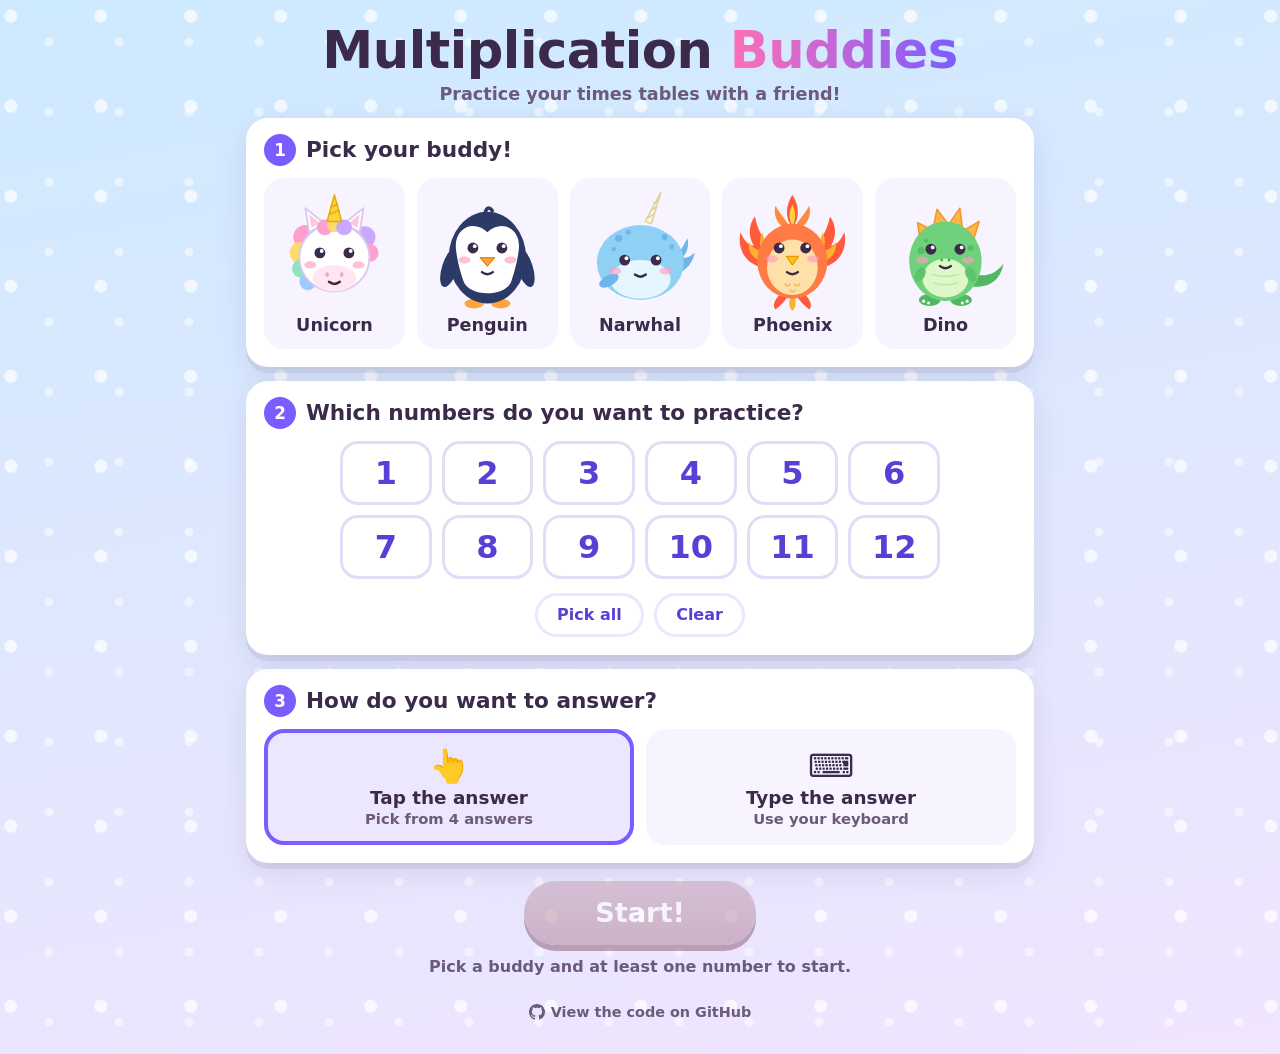
<file: index.html>
<!DOCTYPE html>
<html lang="en">
<head>
<meta charset="utf-8">
<meta name="viewport" content="width=device-width, initial-scale=1, viewport-fit=cover">
<meta name="theme-color" content="#cdeafe">
<!--#include virtual="/bootstraphead.html"-->
<title>Multiplication Buddies</title>
<link rel="stylesheet" href="css/styles.css?v=4">
</head>
<body>
<!--#include virtual="/navbar.html"-->
<div class="container">
<main id="app">

  <!-- ===================== SETUP ===================== -->
  <section id="screen-setup" class="screen screen-setup" aria-labelledby="setup-title">
    <header class="setup-header">
      <h1 id="setup-title">Multiplication <span class="title-pop">Buddies</span></h1>
      <p class="subtitle">Practice your times tables with a friend!</p>
    </header>

    <div class="panel">
      <h2><span class="step">1</span> Pick your buddy!</h2>
      <div class="char-picker" id="char-picker" role="radiogroup" aria-label="Buddy">
        <!-- filled in by ui.js -->
      </div>
    </div>

    <div class="panel">
      <h2><span class="step">2</span> Which numbers do you want to practice?</h2>
      <div class="num-grid" id="num-grid" aria-label="Numbers">
        <!-- 1–12 filled in by ui.js (see maxNumber in js/config.js) -->
      </div>
      <div class="num-shortcuts">
        <button type="button" class="pill" id="num-all">Pick all</button>
        <button type="button" class="pill" id="num-clear">Clear</button>
      </div>
    </div>

    <div class="panel">
      <h2><span class="step">3</span> How do you want to answer?</h2>
      <div class="mode-picker" role="radiogroup" aria-label="Answer mode">
        <button type="button" class="mode-btn" role="radio" data-mode="choice" aria-checked="false">
          <span class="mode-icon" aria-hidden="true">👆</span>
          <span class="mode-name">Tap the answer</span>
          <span class="mode-desc">Pick from 4 answers</span>
        </button>
        <button type="button" class="mode-btn" role="radio" data-mode="typing" aria-checked="false">
          <span class="mode-icon" aria-hidden="true">⌨️</span>
          <span class="mode-name">Type the answer</span>
          <span class="mode-desc">Use your keyboard</span>
        </button>
      </div>
    </div>

    <div class="start-area">
      <button type="button" id="start-btn" class="big-btn start-btn" disabled>Start!</button>
      <p id="round-info" class="round-info" aria-live="polite">Pick at least one number to start.</p>
    </div>

    <footer class="site-footer">
      <a href="https://github.com/gregstoll/multiplication-game/" target="_blank" rel="noopener">
        <svg class="gh-icon" viewBox="0 0 16 16" width="16" height="16" aria-hidden="true"><path fill="currentColor" d="M8 0C3.58 0 0 3.58 0 8c0 3.54 2.29 6.53 5.47 7.59.4.07.55-.17.55-.38 0-.19-.01-.82-.01-1.49-2.01.37-2.53-.49-2.69-.94-.09-.23-.48-.94-.82-1.13-.28-.15-.68-.52-.01-.53.63-.01 1.08.58 1.23.82.72 1.21 1.87.87 2.33.66.07-.52.28-.87.51-1.07-1.78-.2-3.64-.89-3.64-3.95 0-.87.31-1.59.82-2.15-.08-.2-.36-1.02.08-2.12 0 0 .67-.21 2.2.82.64-.18 1.32-.27 2-.27.68 0 1.36.09 2 .27 1.53-1.04 2.2-.82 2.2-.82.44 1.1.16 1.92.08 2.12.51.56.82 1.27.82 2.15 0 3.07-1.87 3.75-3.65 3.95.29.25.54.73.54 1.48 0 1.07-.01 1.93-.01 2.2 0 .21.15.46.55.38A8.013 8.013 0 0016 8c0-4.42-3.58-8-8-8z"/></svg>
        View the code on GitHub
      </a>
    </footer>
  </section>

  <!-- ===================== PLAY ===================== -->
  <section id="screen-play" class="screen screen-play" hidden aria-label="Game">
    <div class="topbar">
      <div class="progress" aria-hidden="true"><div class="progress-fill" id="progress-fill"></div></div>
      <span class="progress-label" id="progress-label">Question 1 of 9</span>
      <button type="button" class="icon-btn keep-focus" id="mute-btn" aria-label="Sound on" title="Sound on/off">🔊</button>
      <button type="button" class="icon-btn keep-focus" id="quit-btn" aria-label="Stop this round" title="Stop">✕</button>
    </div>

    <div class="stage" id="stage">
      <div class="buddy-area">
        <div class="bubble" id="bubble" aria-hidden="true"></div>
        <div class="buddy" id="play-buddy"></div>
      </div>

      <div class="qa" id="qa">
        <div class="question" id="question" aria-live="off"></div>

        <div class="choices" id="choices" hidden></div>

        <!-- novalidate: the pattern attribute is only a hint for number keypads on iPad/iPhone;
             the game cleans up spaces etc. itself, so the browser mustn't block those answers. -->
        <form class="answer-form" id="answer-form" autocomplete="off" novalidate hidden>
          <input id="answer-input" class="answer-input" type="text" inputmode="numeric" pattern="[0-9]*"
                 enterkeyhint="done" autocomplete="off" autocorrect="off" autocapitalize="off"
                 spellcheck="false" aria-label="Your answer" maxlength="6">
          <button type="submit" class="check-btn keep-focus" id="check-btn">Check ✓</button>
        </form>

        <div class="streak" id="streak" aria-hidden="true"></div>
      </div>
    </div>

    <div class="banner" id="bonus-banner" hidden>
      <div class="banner-card">
        <div class="banner-emoji" aria-hidden="true">💪</div>
        <div class="banner-title">Bonus practice!</div>
        <div class="banner-text">Let's try the tricky ones one more time.</div>
      </div>
    </div>

    <div class="banner" id="quit-panel" hidden role="dialog" aria-modal="true" aria-labelledby="quit-title">
      <div class="banner-card">
        <div class="banner-title" id="quit-title">Stop this round?</div>
        <div class="banner-buttons">
          <button type="button" class="big-btn secondary" id="quit-yes">Yes, stop</button>
          <button type="button" class="big-btn" id="quit-no">Keep playing</button>
        </div>
      </div>
    </div>
  </section>

  <!-- ===================== SUMMARY ===================== -->
  <section id="screen-summary" class="screen screen-summary" hidden aria-labelledby="summary-title">
    <div class="summary-card">
      <div class="buddy summary-buddy" id="summary-buddy"></div>
      <h1 id="summary-title">Round complete!</h1>
      <div class="stars" id="stars" role="img"></div>
      <p class="score" id="score"></p>
      <p class="best-streak" id="best-streak"></p>
      <div class="practice" id="practice">
        <h2 id="practice-title">Facts to practice</h2>
        <div class="fact-chips" id="fact-chips"></div>
      </div>
      <div class="summary-buttons">
        <button type="button" class="big-btn" id="again-btn">Play again</button>
        <button type="button" class="big-btn secondary" id="settings-btn">Change settings</button>
      </div>
    </div>
  </section>
</main>

<div class="confetti-layer" id="confetti-layer" aria-hidden="true"></div>
<div class="sr-only" id="announcer" aria-live="polite" aria-atomic="true"></div>

<!--#include virtual="/endOfBody.html"-->
</div>


<!-- ?v=N: bump N in this file whenever the CSS or JS changes, so caches (e.g. Cloudflare) fetch the new files. -->
<script src="js/config.js?v=4"></script>
<script src="js/questions.js?v=4"></script>
<script src="js/characters.js?v=4"></script>
<script src="js/sounds.js?v=4"></script>
<script src="js/game.js?v=4"></script>
<script src="js/ui.js?v=4"></script>
</body>
</html>
</file>
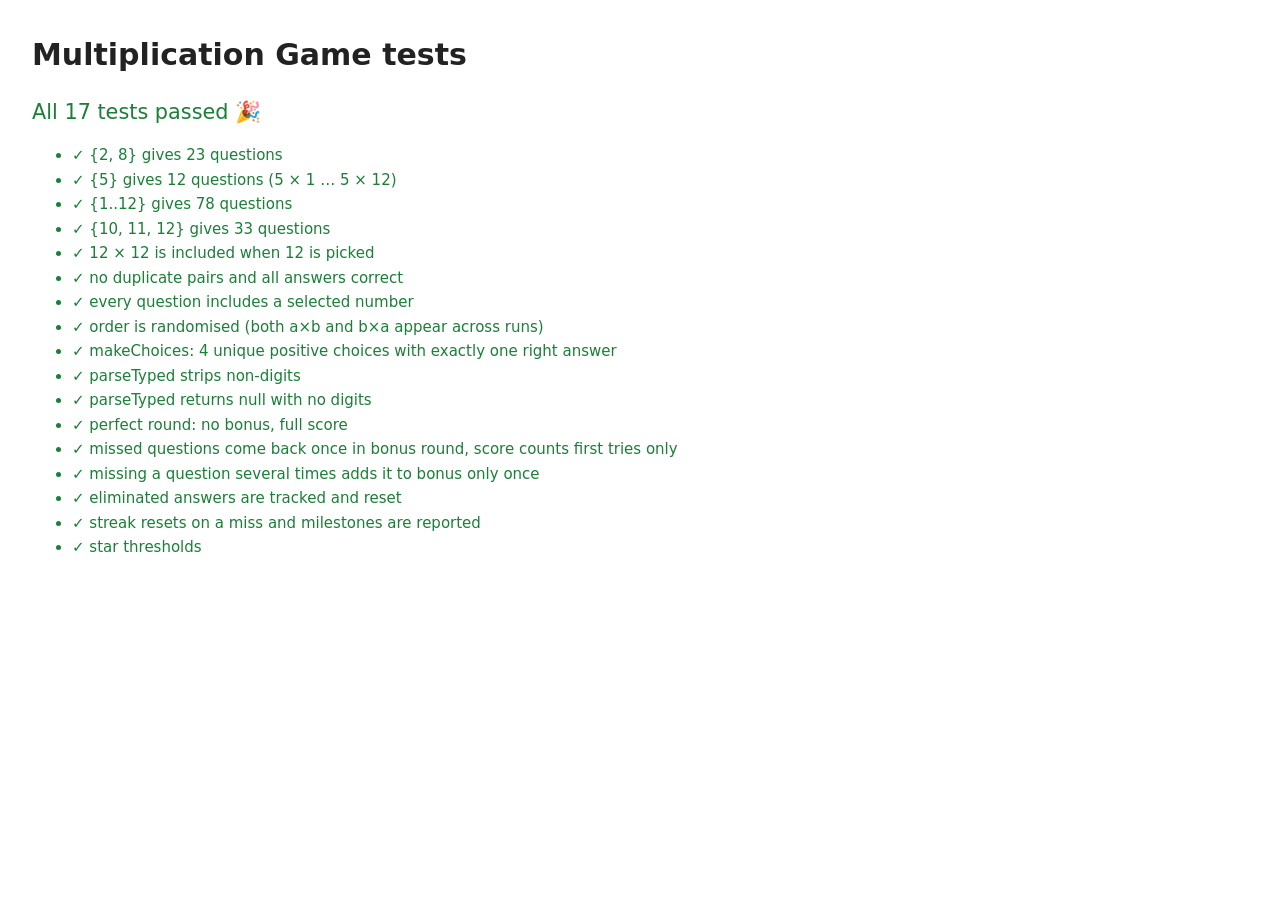
<file: tests/tests.html>
<!DOCTYPE html>
<html lang="en">
<head>
<meta charset="utf-8">
<title>Multiplication Game — Tests</title>
<style>
  body { font: 15px/1.5 system-ui, sans-serif; margin: 2rem; color: #222; }
  .pass { color: #1a7f37; } .fail { color: #c62828; font-weight: bold; }
  #summary { font-size: 1.3rem; margin-bottom: 1rem; }
  li { margin: 2px 0; }
</style>
</head>
<body>
<h1>Multiplication Game tests</h1>
<div id="summary">Running…</div>
<ul id="results"></ul>

<script src="../js/config.js"></script>
<script src="../js/questions.js"></script>
<script src="../js/game.js"></script>
<script>
(function () {
  var results = [], Q = MG.questions;
  var ALL = [1,2,3,4,5,6,7,8,9,10,11,12];

  function test(name, fn) {
    try { fn(); results.push({ name: name, ok: true }); }
    catch (e) { results.push({ name: name, ok: false, msg: e.message }); }
  }
  function assert(cond, msg) { if (!cond) throw new Error(msg || 'assertion failed'); }
  function eq(a, b, msg) { if (a !== b) throw new Error((msg || '') + ' expected ' + b + ', got ' + a); }

  // ---- buildQuestions ----
  test('{2, 8} gives 23 questions', function () { eq(Q.buildQuestions([2, 8]).length, 23); });
  test('{5} gives 12 questions (5 × 1 … 5 × 12)', function () { eq(Q.buildQuestions([5]).length, 12); });
  test('{1..12} gives 78 questions', function () { eq(Q.buildQuestions(ALL).length, 78); });
  test('{10, 11, 12} gives 33 questions', function () { eq(Q.buildQuestions([10, 11, 12]).length, 33); });
  test('12 × 12 is included when 12 is picked', function () {
    assert(Q.buildQuestions([12]).some(function (q) { return q.key === '12x12' && q.answer === 144; }));
  });
  test('no duplicate pairs and all answers correct', function () {
    for (var run = 0; run < 50; run++) {
      var qs = Q.buildQuestions(ALL), seen = {};
      qs.forEach(function (q) {
        var key = Math.min(q.a, q.b) + 'x' + Math.max(q.a, q.b);
        assert(!seen[key], 'duplicate ' + key); seen[key] = true;
        eq(q.answer, q.a * q.b, 'answer for ' + q.a + 'x' + q.b);
        assert(q.a >= 1 && q.a <= 12 && q.b >= 1 && q.b <= 12, 'factor out of range');
      });
    }
  });
  test('every question includes a selected number', function () {
    Q.buildQuestions([3, 7]).forEach(function (q) {
      assert([3, 7].indexOf(q.a) !== -1 || [3, 7].indexOf(q.b) !== -1, q.a + 'x' + q.b);
    });
  });
  test('order is randomised (both a×b and b×a appear across runs)', function () {
    var bigFirst = 0, smallFirst = 0;
    for (var i = 0; i < 200; i++) {
      var q = Q.buildQuestions([8]).filter(function (q) { return q.key === '2x8'; })[0];
      if (q.a === 8) bigFirst++; else smallFirst++;
    }
    assert(bigFirst > 20 && smallFirst > 20, bigFirst + ' / ' + smallFirst);
  });

  // ---- makeChoices ----
  test('makeChoices: 4 unique positive choices with exactly one right answer', function () {
    for (var a = 1; a <= 12; a++) for (var b = 1; b <= 12; b++) for (var r = 0; r < 30; r++) {
      var c = Q.makeChoices(a, b, 4), seen = {}, right = 0;
      eq(c.length, 4, a + 'x' + b + ' length');
      c.forEach(function (v) {
        assert(v > 0 && Number.isInteger(v), a + 'x' + b + ' bad value ' + v);
        assert(!seen[v], a + 'x' + b + ' duplicate ' + v); seen[v] = true;
        if (v === a * b) right++;
      });
      eq(right, 1, a + 'x' + b + ' right answers');
    }
  });

  // ---- parseTyped ----
  test('parseTyped strips non-digits', function () {
    eq(Q.parseTyped(' 4 2 '), 42); eq(Q.parseTyped('42abc'), 42); eq(Q.parseTyped('4-2'), 42);
    eq(Q.parseTyped('056'), 56);
  });
  test('parseTyped returns null with no digits', function () {
    eq(Q.parseTyped(''), null); eq(Q.parseTyped('abc'), null); eq(Q.parseTyped('  '), null);
  });

  // ---- game flow ----
  function playRound(g, missFn) {
    var steps = 0, phases = [];
    while (!g.isDone() && steps++ < 1000) {
      var c = g.current();
      phases.push(c.phase);
      if (missFn(c)) g.submit(-1);
      g.submit(c.q.answer);
      g.advance();
    }
    return phases;
  }

  test('perfect round: no bonus, full score', function () {
    var g = MG.game.create({ numbers: [3] });
    var phases = playRound(g, function () { return false; });
    eq(phases.length, 12); assert(phases.every(function (p) { return p === 'main'; }));
    var s = g.summary(); eq(s.firstTryCorrect, 12); eq(s.total, 12); eq(s.stars, 3); eq(s.bestStreak, 12);
    eq(s.missed.length, 0);
  });

  test('missed questions come back once in bonus round, score counts first tries only', function () {
    var g = MG.game.create({ numbers: [4] });
    var missedKeys = {};
    var phases = playRound(g, function (c) {
      // miss the first 3 questions in the main pass, and miss everything in the bonus round
      if (c.phase === 'main' && c.position <= 3) { missedKeys[c.q.key] = true; return true; }
      return c.phase === 'bonus';
    });
    eq(phases.filter(function (p) { return p === 'main'; }).length, 12);
    eq(phases.filter(function (p) { return p === 'bonus'; }).length, 3, 'bonus count');
    var s = g.summary(); eq(s.firstTryCorrect, 9); eq(s.missed.length, 3);
    s.missed.forEach(function (q) { assert(missedKeys[q.key], 'unexpected missed ' + q.key); });
  });

  test('missing a question several times adds it to bonus only once', function () {
    var g = MG.game.create({ numbers: [6] });
    var first = true, bonus = 0;
    while (!g.isDone()) {
      var c = g.current();
      if (c.phase === 'bonus') bonus++;
      if (first) { g.submit(-1); g.submit(-2); g.submit(-3); first = false; }
      g.submit(c.q.answer); g.advance();
    }
    eq(bonus, 1);
  });

  test('eliminated answers are tracked and reset', function () {
    var g = MG.game.create({ numbers: [2] });
    g.submit(-5); g.submit(-7); g.submit(-5);
    eq(g.current().eliminated.length, 2);
    g.submit(g.current().q.answer); g.advance();
    eq(g.current().eliminated.length, 0);
  });

  test('streak resets on a miss and milestones are reported', function () {
    var g = MG.game.create({ numbers: [5] }, { milestones: [3] });
    var r;
    for (var i = 0; i < 3; i++) { r = g.submit(g.current().q.answer); g.advance(); }
    assert(r.milestone, 'milestone at 3'); eq(r.streak, 3);
    r = g.submit(-1); eq(r.streak, 0); eq(r.lostStreak, 3);
  });

  test('star thresholds', function () {
    var g = MG.game.create({ numbers: ALL }); // 78 questions
    var n = 0;
    playRound(g, function (c) { return c.phase === 'main' && n++ < 17; }); // 61/78 = 0.78
    eq(g.summary().stars, 2);
  });

  // ---- report ----
  var ul = document.getElementById('results'), failed = 0;
  results.forEach(function (r) {
    var li = document.createElement('li');
    li.className = r.ok ? 'pass' : 'fail';
    li.textContent = (r.ok ? '✓ ' : '✗ ') + r.name + (r.ok ? '' : ' — ' + r.msg);
    ul.appendChild(li);
    if (!r.ok) failed++;
  });
  var sum = document.getElementById('summary');
  sum.textContent = failed ? failed + ' of ' + results.length + ' tests FAILED' : 'All ' + results.length + ' tests passed 🎉';
  sum.className = failed ? 'fail' : 'pass';
  window.TEST_RESULTS = { total: results.length, failed: failed };
})();
</script>
</body>
</html>
</file>
<file: css/styles.css>
/* ==========================================================================
   Multiplication Buddies — styles
   ========================================================================== */

:root {
  --ink: #3b2a4a;
  --ink-soft: #6b5a7a;
  --bg-top: #cdeafe;
  --bg-bottom: #f1e4ff;
  --panel: #ffffff;
  --accent: #7b5cff;
  --accent-dark: #5a3fd6;
  --accent-soft: #ece6ff;
  --pink: #ff6fb5;
  --good: #22b56a;
  --good-soft: #d9f7e7;
  --oops: #ff8a5c;
  --oops-soft: #ffe7dc;
  --gold: #ffc21a;
  --radius: 22px;
  --shadow: 0 6px 0 rgba(59, 42, 74, 0.08), 0 10px 30px rgba(59, 42, 74, 0.10);
  --font: ui-rounded, "SF Pro Rounded", "Nunito", "Varela Round", "Segoe UI", system-ui, -apple-system, sans-serif;
}

*, *::before, *::after { box-sizing: border-box; }
[hidden] { display: none !important; }

html, body { margin: 0; padding: 0; }
html {
  min-height: 100%;
  background:
    radial-gradient(circle at 12% 18%, rgba(255,255,255,.7) 0 6px, transparent 7px) 0 0 / 90px 90px,
    radial-gradient(circle at 70% 60%, rgba(255,255,255,.5) 0 4px, transparent 5px) 0 0 / 70px 70px,
    linear-gradient(170deg, var(--bg-top), var(--bg-bottom)) 0 0 / 100% 100% no-repeat,
    var(--bg-bottom);
}
body {
  /* Transparent so the background on <html> shows through, even when a site
     stylesheet such as Bootstrap gives <body> a white background. */
  background: transparent;
  line-height: normal;   /* Bootstrap sets 1.5, which makes text and buttons taller */
  font-family: var(--font);
  color: var(--ink);
  min-height: 100vh;
  min-height: 100dvh;
  -webkit-tap-highlight-color: transparent;
  -webkit-text-size-adjust: 100%;
}

button {
  font: inherit;
  color: inherit;
  cursor: pointer;
  touch-action: manipulation;
  -webkit-user-select: none;
  user-select: none;
}
button:disabled, .big-btn:disabled { cursor: default; }
/* Bootstrap gives headings line-height 1.2 and weight 500; keep the game's own look. */
/* :where() keeps this rule weak, so the game's own heading styles below still win. */
:where(#app) :is(h1, h2) { line-height: normal; font-weight: bold; }
:focus-visible { outline: 4px solid var(--accent); outline-offset: 3px; }

.sr-only {
  position: absolute; width: 1px; height: 1px; padding: 0; margin: -1px;
  overflow: hidden; clip: rect(0 0 0 0); white-space: nowrap; border: 0;
}

/* --------------------------------------------------------------------------
   Shared buttons
   -------------------------------------------------------------------------- */
.big-btn {
  border: 0;
  border-radius: 999px;
  padding: 0.8em 1.8em;
  font-size: 1.3rem;
  font-weight: 800;
  color: #fff;
  background: linear-gradient(180deg, #9277ff, var(--accent));
  box-shadow: 0 5px 0 var(--accent-dark);
  transition: transform .08s, box-shadow .08s, filter .15s;
  min-height: 56px;
}
.big-btn:active:not(:disabled) { transform: translateY(4px); box-shadow: 0 1px 0 var(--accent-dark); }
.big-btn.secondary {
  color: var(--accent-dark);
  background: #fff;
  box-shadow: 0 5px 0 #d4cbf5;
}
.big-btn.secondary:active { box-shadow: 0 1px 0 #d4cbf5; }
.big-btn:disabled { filter: grayscale(.7) opacity(.55); }

.pill {
  border: 3px solid var(--accent-soft);
  background: #fff;
  border-radius: 999px;
  padding: .45em 1.2em;
  font-weight: 700;
  font-size: 1rem;
  color: var(--accent-dark);
  min-height: 44px;
}
.pill:active { background: var(--accent-soft); }

/* --------------------------------------------------------------------------
   Buddy (character) + moods
   -------------------------------------------------------------------------- */
.buddy { position: relative; aspect-ratio: 1 / 1; }
.buddy-svg { width: 100%; height: 100%; display: block; overflow: visible; }

.buddy .eyes-happy,
.buddy .mouth-smile,
.buddy .mouth-oops,
.buddy .sparkles { display: none; }

.buddy.mood-happy .eyes-open, .buddy.mood-party .eyes-open,
.buddy.mood-happy .mouth-neutral, .buddy.mood-party .mouth-neutral,
.buddy.mood-oops .mouth-neutral { display: none; }

.buddy.mood-happy .eyes-happy, .buddy.mood-party .eyes-happy,
.buddy.mood-happy .mouth-smile, .buddy.mood-party .mouth-smile,
.buddy.mood-happy .sparkles, .buddy.mood-party .sparkles,
.buddy.mood-oops .mouth-oops { display: inline; }

.buddy .eyes-open {
  transform-box: fill-box;
  transform-origin: center;
  animation: blink 5s infinite;
}
.buddy-body { transform-box: fill-box; transform-origin: 50% 100%; }

.buddy.mood-neutral .buddy-body { animation: idle 3.2s ease-in-out infinite; }
.buddy.mood-happy .buddy-body { animation: bounce .7s ease-out; }
.buddy.mood-party .buddy-body { animation: party 1.1s ease-out; }
.buddy.mood-oops .buddy-body { animation: tilt .9s ease-in-out; }

.buddy .sparkles path { transform-box: fill-box; transform-origin: center; }
.buddy.mood-happy .sparkles path,
.buddy.mood-party .sparkles path { animation: twinkle .9s ease-out both; }
/* Each sparkle path sits inside its own <g>, so count the <g>s, not the paths. */
.buddy .sparkles g:nth-child(2) path { animation-delay: .08s; }
.buddy .sparkles g:nth-child(3) path { animation-delay: .16s; }
.buddy .sparkles g:nth-child(4) path { animation-delay: .05s; }
.buddy .sparkles g:nth-child(5) path { animation-delay: .2s; }
.buddy .sparkles g:nth-child(6) path { animation-delay: .12s; }

@keyframes blink { 0%, 94%, 100% { transform: scaleY(1); } 96% { transform: scaleY(.1); } }
@keyframes idle { 0%, 100% { transform: translateY(0); } 50% { transform: translateY(-4px); } }
@keyframes bounce {
  0% { transform: translateY(0) scale(1, 1); }
  20% { transform: translateY(0) scale(1.08, .9); }
  45% { transform: translateY(-22px) scale(.96, 1.06); }
  70% { transform: translateY(0) scale(1.04, .96); }
  100% { transform: translateY(0) scale(1, 1); }
}
@keyframes party {
  0% { transform: translateY(0) rotate(0); }
  15% { transform: translateY(0) scale(1.1, .88); }
  45% { transform: translateY(-34px) rotate(-12deg); }
  65% { transform: translateY(-20px) rotate(12deg); }
  85% { transform: translateY(0) rotate(0) scale(1.05, .95); }
  100% { transform: translateY(0); }
}
@keyframes tilt {
  0%, 100% { transform: rotate(0); }
  25% { transform: rotate(-7deg); }
  60% { transform: rotate(5deg); }
}
@keyframes twinkle {
  0% { transform: scale(0) rotate(0); opacity: 0; }
  50% { transform: scale(1.3) rotate(45deg); opacity: 1; }
  100% { transform: scale(1) rotate(90deg); opacity: 1; }
}

/* --------------------------------------------------------------------------
   Setup screen
   -------------------------------------------------------------------------- */
.screen-setup {
  max-width: 820px;
  margin: 0 auto;
  padding: max(16px, env(safe-area-inset-top)) 16px max(28px, env(safe-area-inset-bottom));
}
.setup-header { text-align: center; margin: 8px 0 14px; }
.setup-header h1 {
  margin: 0;
  font-size: clamp(2rem, 7vw, 3.2rem);
  font-weight: 900;
  letter-spacing: -0.5px;
  line-height: 1.05;
}
.title-pop {
  background: linear-gradient(90deg, var(--pink), var(--accent));
  -webkit-background-clip: text; background-clip: text; color: transparent;
}
.subtitle { margin: 6px 0 0; color: var(--ink-soft); font-size: 1.1rem; font-weight: 600; }

.panel {
  background: var(--panel);
  border-radius: var(--radius);
  box-shadow: var(--shadow);
  padding: 16px 18px 18px;
  margin: 14px 0;
}
.panel h2 {
  margin: 0 0 12px;
  font-size: clamp(1.1rem, 3.6vw, 1.35rem);
  font-weight: 800;
  display: flex; align-items: center; gap: 10px;
}
.step {
  flex: none;
  display: inline-grid; place-items: center;
  width: 32px; height: 32px; border-radius: 50%;
  background: var(--accent); color: #fff; font-size: 1.05rem;
}

.char-picker { display: flex; flex-wrap: wrap; justify-content: center; gap: 12px; }
.char-picker .char-card { flex: 0 1 calc((100% - 48px) / 5); min-width: 0; }
@media (max-width: 620px) {
  .char-picker { gap: 10px; }
  .char-picker .char-card { flex-basis: calc((100% - 20px) / 3); }
  .char-card .buddy { width: min(100%, 110px); }
}
.char-card {
  border: 4px solid transparent;
  background: #f7f4ff;
  border-radius: 20px;
  padding: 8px 6px 10px;
  display: flex; flex-direction: column; align-items: center; gap: 4px;
  transition: transform .15s, border-color .15s, background .15s;
}
.char-card .buddy { width: min(100%, 150px); }
.char-name { font-weight: 800; font-size: 1.1rem; }
.char-card.selected { border-color: var(--accent); background: var(--accent-soft); transform: scale(1.03); }
.char-card.selected .char-name::after { content: " ✓"; color: var(--accent); }

.num-grid { display: grid; grid-template-columns: repeat(6, 1fr); gap: 10px; max-width: 600px; margin: 0 auto; }
.num-btn {
  position: relative;
  height: 64px;
  border: 3px solid #e3dcf7;
  border-radius: 18px;
  background: #fff;
  font-size: clamp(1.6rem, 4.5vw, 2rem);
  font-weight: 900;
  color: var(--accent-dark);
  transition: transform .1s, background .15s, border-color .15s;
}
.num-btn:active { transform: scale(.94); }
.num-btn.selected { background: var(--accent); border-color: var(--accent-dark); color: #fff; }
.num-check {
  position: absolute; top: -8px; right: -8px;
  width: 24px; height: 24px; border-radius: 50%;
  background: var(--good); color: #fff; font-size: .85rem; line-height: 24px;
  border: 2px solid #fff;
  transform: scale(0); transition: transform .15s;
}
.num-btn.selected .num-check { transform: scale(1); }
.num-shortcuts { display: flex; gap: 10px; justify-content: center; margin-top: 14px; }

.mode-picker { display: grid; grid-template-columns: 1fr 1fr; gap: 12px; }
.mode-btn {
  border: 4px solid transparent;
  background: #f7f4ff;
  border-radius: 20px;
  padding: 14px 10px;
  display: flex; flex-direction: column; align-items: center; gap: 2px;
  min-height: 56px;
  transition: border-color .15s, background .15s;
}
.mode-icon { font-size: 2rem; line-height: 1.2; }
.mode-name { font-weight: 800; font-size: 1.15rem; }
.mode-desc { color: var(--ink-soft); font-size: .92rem; font-weight: 600; }
.mode-btn.selected { border-color: var(--accent); background: var(--accent-soft); }

.start-area { text-align: center; margin-top: 18px; }
.start-btn { font-size: 1.7rem; padding: .6em 2.6em; background: linear-gradient(180deg, #ff8fc6, var(--pink)); box-shadow: 0 6px 0 #d94d93; }
.start-btn:active:not(:disabled) { box-shadow: 0 2px 0 #d94d93; }
.round-info { margin: 12px 0 0; color: var(--ink-soft); font-weight: 700; }

@media (max-width: 620px) {
  .num-grid { grid-template-columns: repeat(4, 1fr); max-width: 360px; gap: 10px; }
  .panel { padding: 14px 12px 16px; }
}
@media (max-width: 380px) {
  .mode-desc { display: none; }
  .char-name { font-size: 1rem; }
}

/* --------------------------------------------------------------------------
   Play screen
   -------------------------------------------------------------------------- */
.screen-play {
  position: relative;
  height: var(--vvh, 100dvh);
  max-width: 1100px;
  margin: 0 auto;
  display: flex; flex-direction: column;
  padding: max(10px, env(safe-area-inset-top)) 14px max(10px, env(safe-area-inset-bottom));
  overflow: hidden;
}

.topbar { display: flex; align-items: center; gap: 10px; }
.progress {
  display: block;        /* Bootstrap has its own .progress class (flex, small font) */
  font-size: inherit;
  line-height: inherit;
  flex: 1;
  height: 16px;
  border-radius: 999px;
  background: rgba(255,255,255,.75);
  overflow: hidden;
  box-shadow: inset 0 2px 3px rgba(0,0,0,.06);
}
.progress-fill {
  height: 100%; width: 0;
  border-radius: 999px;
  background: linear-gradient(90deg, #9277ff, var(--pink));
  transition: width .4s ease;
}
.screen-play.bonus .progress-fill { background: linear-gradient(90deg, var(--gold), var(--oops)); }
.progress-label { font-weight: 800; white-space: nowrap; font-size: 1rem; min-width: 7.5em; text-align: center; }
.icon-btn {
  width: 48px; height: 48px; flex: none;
  border: 0; border-radius: 50%;
  background: rgba(255,255,255,.85);
  font-size: 1.35rem;
  box-shadow: 0 3px 0 rgba(59,42,74,.1);
}
.icon-btn:active { transform: translateY(2px); }

.stage {
  flex: 1;
  min-height: 0;
  display: grid;
  grid-template-columns: minmax(200px, 40%) 1fr;
  align-items: center;
  gap: 12px;
}

.buddy-area {
  display: flex; flex-direction: column; align-items: center; justify-content: center;
  gap: 22px;
  min-height: 0;
  height: 100%;
}
.buddy-area .buddy { height: min(100%, 300px, 42vh); max-width: 100%; }

.bubble {
  position: relative;
  visibility: hidden;
  background: #fff;
  border-radius: 20px;
  padding: 10px 16px;
  font-weight: 800;
  font-size: clamp(1rem, 2.6vw, 1.35rem);
  text-align: center;
  box-shadow: var(--shadow);
  min-height: 2.6em;
  display: flex; align-items: center; justify-content: center;
  max-width: 100%;
}
.bubble::after {
  content: "";
  position: absolute; left: 50%; bottom: -10px;
  margin-left: -10px;
  border: 10px solid transparent; border-bottom: 0;
  border-top-color: #fff;
}
.bubble.show { visibility: visible; animation: bubble-in .3s ease-out; }
.bubble.good { color: var(--good); }
.bubble.party { color: var(--pink); }
.bubble.oops { color: #d9622f; }
@keyframes bubble-in { from { transform: scale(.6); opacity: 0; } to { transform: scale(1); opacity: 1; } }

.qa {
  display: flex; flex-direction: column; align-items: center; justify-content: center;
  gap: clamp(12px, 3vh, 26px);
  min-height: 0;
}

.question {
  font-weight: 900;
  font-size: clamp(2.6rem, min(10vw, 13vh), 5.6rem);
  line-height: 1;
  white-space: nowrap;
  display: flex; align-items: baseline; gap: .25em;
}
.q-op { color: var(--accent); }
.q-ans {
  display: inline-block;
  min-width: 1.1em;
  text-align: left;
  color: var(--pink);
}
.question.pop-in { animation: pop-in .35s ease-out; }
.question.solved .q-ans { color: var(--good); animation: solved .5s ease-out; }
@keyframes pop-in { from { transform: scale(.7); opacity: 0; } to { transform: scale(1); opacity: 1; } }
@keyframes solved { 0% { transform: scale(.5); } 60% { transform: scale(1.3); } 100% { transform: scale(1); } }

/* Multiple choice */
.choices {
  display: grid;
  grid-template-columns: 1fr 1fr;
  gap: 14px;
  width: min(100%, 460px);
}
.choice-btn {
  position: relative;
  min-height: clamp(64px, 13vh, 104px);
  border: 4px solid #e3dcf7;
  border-radius: 22px;
  background: #fff;
  font-size: clamp(1.9rem, min(7vw, 8vh), 2.8rem);
  font-weight: 900;
  color: var(--ink);
  box-shadow: 0 5px 0 #e3dcf7;
  transition: transform .08s, box-shadow .08s, opacity .25s;
}
.choice-btn:active:not(:disabled) { transform: translateY(4px); box-shadow: 0 1px 0 #e3dcf7; }
.choice-btn.wrong {
  background: var(--oops-soft); border-color: #ffc3a8; color: #c98b72;
  box-shadow: none; transform: translateY(4px);
  animation: shake .4s;
  text-decoration: line-through;
  text-decoration-thickness: 3px;
}
.choice-btn.right {
  background: var(--good); border-color: #189a58; color: #fff;
  box-shadow: 0 5px 0 #157f4a;
  animation: right-pop .45s ease-out;
}
.choice-btn.faded:not(.right) { opacity: .35; }
.key-hint {
  display: none;
  position: absolute; top: 6px; left: 10px;
  font-size: .85rem; font-weight: 700; color: #b5a8d8;
}
@media (hover: hover) and (pointer: fine) { .key-hint { display: block; } }

@keyframes shake {
  0%, 100% { translate: 0; }
  20% { translate: -10px; } 40% { translate: 9px; } 60% { translate: -6px; } 80% { translate: 4px; }
}
@keyframes right-pop { 0% { scale: 1; } 50% { scale: 1.1; } 100% { scale: 1; } }

/* Typing */
.answer-form { display: flex; gap: 12px; align-items: stretch; justify-content: center; width: 100%; }
.answer-input {
  width: 4.2em;
  font: inherit;
  font-size: clamp(2.2rem, min(8vw, 10vh), 3.4rem);
  font-weight: 900;
  text-align: center;
  color: var(--ink);
  padding: .1em .2em;
  border: 4px solid #d4cbf5;
  border-radius: 22px;
  background: #fff;
  outline: none;
  box-shadow: 0 5px 0 #e3dcf7;
  caret-color: var(--accent);
  transition: border-color .15s, background .15s;
}
.answer-input:focus { border-color: var(--accent); }
.answer-input.shake { animation: shake .4s; border-color: var(--oops); background: var(--oops-soft); }
.answer-input.right { border-color: var(--good); background: var(--good-soft); color: var(--good); }
.check-btn {
  border: 0;
  border-radius: 22px;
  padding: 0 1.1em;
  font-size: clamp(1.2rem, 3.5vw, 1.6rem);
  font-weight: 900;
  color: #fff;
  background: linear-gradient(180deg, #34cf80, var(--good));
  box-shadow: 0 5px 0 #157f4a;
  min-height: 56px;
}
.check-btn:active { transform: translateY(4px); box-shadow: 0 1px 0 #157f4a; }

/* Streak */
.streak {
  min-height: 2.2em;
  display: flex; align-items: center; justify-content: center; gap: .3em;
  padding: .3em 1em;
  border-radius: 999px;
  font-weight: 900;
  font-size: clamp(1.05rem, 2.8vw, 1.35rem);
  color: #b07a00;
  background: rgba(255, 239, 186, .9);
  opacity: 0;
  transition: opacity .25s;
}
.streak.visible { opacity: 1; }
.streak.bump { animation: bump .35s ease-out; }
.streak.big { background: linear-gradient(90deg, #ffe17a, #ffb3d9); color: #a8336f; }
@keyframes bump { 0% { scale: 1; } 50% { scale: 1.18; } 100% { scale: 1; } }

/* Portrait / narrow: buddy above the question */
@media (orientation: portrait), (max-width: 720px) {
  .stage { grid-template-columns: 1fr; grid-template-rows: auto 1fr; align-items: start; gap: 6px; }
  .buddy-area { flex-direction: row; height: auto; padding-top: 6px; gap: 10px; }
  .buddy-area .buddy { height: clamp(110px, 24vh, 230px); }
  .bubble { max-width: 50%; }
  .bubble::after {
    left: -10px; top: 50%; bottom: auto; margin: -10px 0 0;
    border: 10px solid transparent; border-left: 0; border-right-color: #fff;
  }
  .buddy-area .bubble { order: 2; }
  .qa { justify-content: flex-start; padding-top: 2vh; }
}

/* Short visible area (on-screen keyboard open, or small phone in landscape) */
body.compact .screen-play { padding-top: 6px; padding-bottom: 6px; }
body.compact .stage { grid-template-columns: 1fr; grid-template-rows: auto 1fr; align-items: start; gap: 4px; }
body.compact .buddy-area { flex-direction: row; height: auto; padding-top: 2px; gap: 10px; }
body.compact .buddy-area .buddy { height: 70px; }
body.compact .bubble { font-size: 1rem; padding: 6px 12px; min-height: 0; max-width: 60%; }
body.compact .bubble::after {
  left: -10px; top: 50%; bottom: auto; margin: -10px 0 0;
  border: 10px solid transparent; border-left: 0; border-right-color: #fff;
}
body.compact .buddy-area .bubble { order: 2; }
body.compact .qa { justify-content: flex-start; gap: 10px; padding-top: 0; }
body.compact .question { font-size: clamp(2.2rem, 9vw, 3.4rem); }
body.compact .answer-input { font-size: 2.2rem; }
body.compact .choice-btn { min-height: 56px; font-size: 1.8rem; }
body.compact .streak { min-height: 1.8em; font-size: 1rem; }

/* Banners (bonus round, quit) */
.banner {
  position: fixed; inset: 0;
  display: grid; place-items: center;
  background: rgba(59, 42, 74, .25);
  z-index: 20;
  padding: 16px;
}
.banner-card {
  background: #fff;
  border-radius: 28px;
  padding: 26px 30px;
  text-align: center;
  box-shadow: var(--shadow);
  animation: pop-in .35s ease-out;
  max-width: 420px;
}
.banner-emoji { font-size: 3rem; }
.banner-title { font-size: 1.9rem; font-weight: 900; margin: 4px 0; }
.banner-text { font-size: 1.15rem; font-weight: 600; color: var(--ink-soft); }
.banner-buttons { display: flex; gap: 12px; justify-content: center; flex-wrap: wrap; margin-top: 16px; }
#bonus-banner .banner-title { color: #d97a00; }

/* --------------------------------------------------------------------------
   Summary screen
   -------------------------------------------------------------------------- */
.screen-summary {
  min-height: 100vh; min-height: 100dvh;
  display: grid; place-items: center;
  padding: max(16px, env(safe-area-inset-top)) 16px max(24px, env(safe-area-inset-bottom));
}
.summary-card {
  width: min(100%, 560px);
  background: #fff;
  border-radius: 30px;
  box-shadow: var(--shadow);
  padding: 20px 22px 26px;
  text-align: center;
}
.summary-buddy { width: clamp(120px, 30vw, 170px); margin: 0 auto; }
.summary-card h1 { margin: 6px 0 4px; font-size: clamp(1.8rem, 6vw, 2.4rem); font-weight: 900; }
.stars { display: flex; justify-content: center; gap: 10px; margin: 4px 0 6px; }
.star { font-size: clamp(2.8rem, 11vw, 3.6rem); line-height: 1; color: #e9e3f5; }
.star.earned { color: #e9e3f5; }
.star.earned.pop { color: var(--gold); text-shadow: 0 3px 0 #e0a000; animation: star-pop .5s ease-out; }
@keyframes star-pop { 0% { scale: .3; rotate: -30deg; } 60% { scale: 1.35; rotate: 10deg; } 100% { scale: 1; rotate: 0deg; } }
.score { font-size: 1.3rem; font-weight: 700; margin: 8px 0; }
.score strong { color: var(--accent-dark); font-weight: 900; }
.best-streak { margin: 4px 0 10px; font-weight: 800; color: #b07a00; }
.practice { margin-top: 14px; padding-top: 12px; border-top: 3px dashed #ece6ff; }
.practice h2 { font-size: 1.15rem; margin: 0 0 10px; }
.fact-chips { display: flex; flex-wrap: wrap; justify-content: center; gap: 8px; }
.fact-chip {
  background: var(--accent-soft);
  color: var(--accent-dark);
  border-radius: 999px;
  padding: .35em .9em;
  font-weight: 800;
  font-size: 1.15rem;
  white-space: nowrap;
}
.summary-buttons { display: flex; flex-wrap: wrap; gap: 12px; justify-content: center; margin-top: 22px; }

/* --------------------------------------------------------------------------
   Confetti
   -------------------------------------------------------------------------- */
.confetti-layer { position: fixed; inset: 0; pointer-events: none; overflow: hidden; z-index: 50; }
.confetti {
  position: absolute; top: -20px;
  width: 10px; height: 14px; border-radius: 2px;
  animation: fall 2s ease-in forwards;
}
.confetti.round { border-radius: 50%; width: 11px; height: 11px; }
@keyframes fall {
  from { transform: translate(0, 0) rotate(0); opacity: 1; }
  to { transform: translate(var(--drift), 110vh) rotate(var(--spin)); opacity: .9; }
}

/* --------------------------------------------------------------------------
   Reduced motion
   -------------------------------------------------------------------------- */
@media (prefers-reduced-motion: reduce) {
  *, *::before, *::after {
    animation-duration: .01ms !important;
    animation-iteration-count: 1 !important;
    transition-duration: .01ms !important;
  }
}

/* --------------------------------------------------------------------------
   Footer link (setup screen)
   -------------------------------------------------------------------------- */
.site-footer { text-align: center; margin-top: 22px; font-size: .9rem; }
.site-footer a {
  display: inline-flex; align-items: center; gap: 6px;
  color: var(--ink-soft);
  font-weight: 600;
  text-decoration: none;
  padding: 6px 10px;
  border-radius: 999px;
}
.site-footer a:hover { color: var(--accent-dark); text-decoration: underline; }
.gh-icon { flex: none; }
</file>
